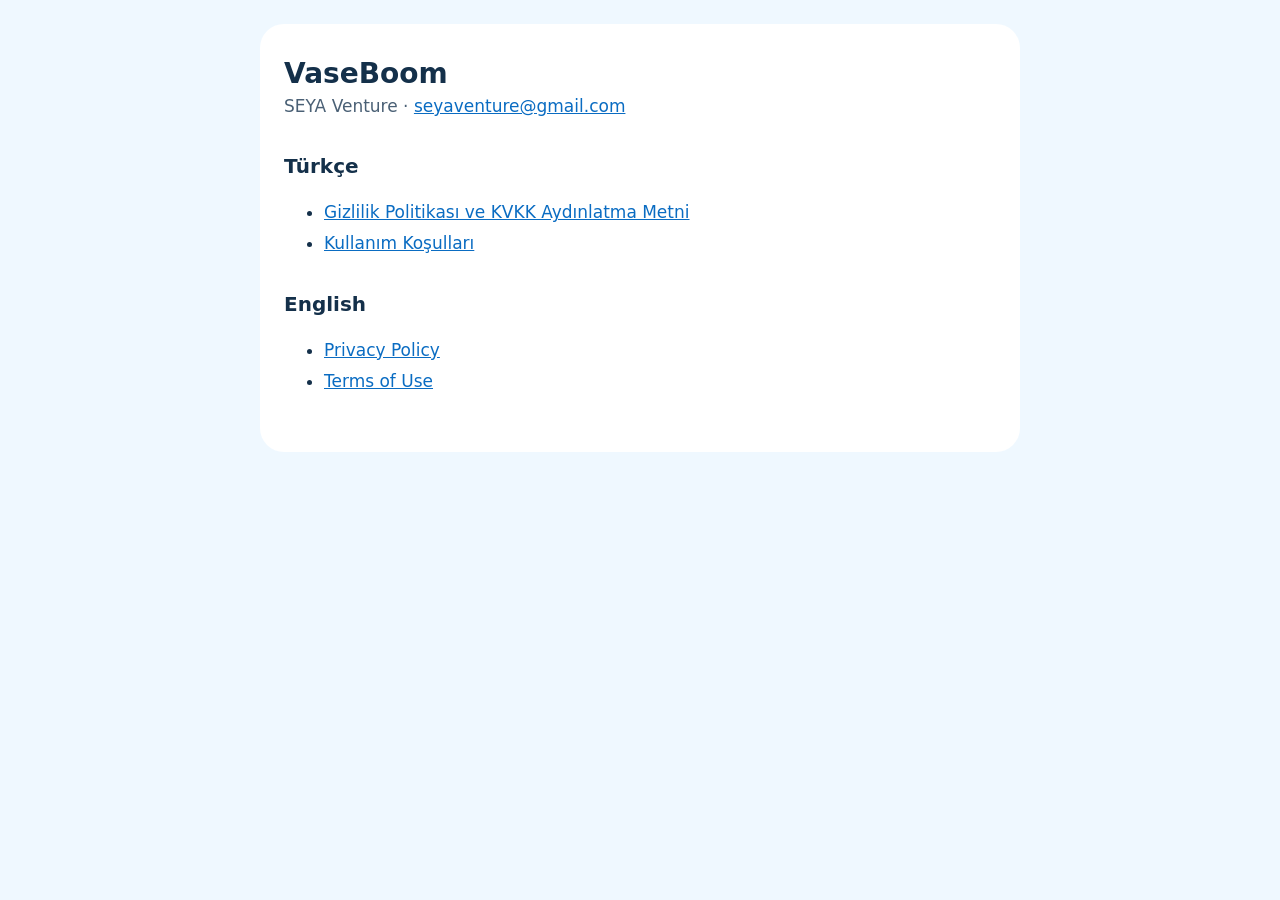
<file: legal/index.html>
<!doctype html>
<html lang="tr">
<head>
<meta charset="utf-8">
<meta name="viewport" content="width=device-width, initial-scale=1">
<title>VaseBoom · Yasal</title>
<link rel="stylesheet" href="style.css">
</head>
<body>
<main>
<h1>VaseBoom</h1>
<p class="meta">SEYA Venture · <a href="mailto:seyaventure@gmail.com">seyaventure@gmail.com</a></p>
<h2>Türkçe</h2>
<ul>
<li><a href="tr/gizlilik.html">Gizlilik Politikası ve KVKK Aydınlatma Metni</a></li>
<li><a href="tr/kosullar.html">Kullanım Koşulları</a></li>
</ul>
<h2>English</h2>
<ul>
<li><a href="en/gizlilik.html">Privacy Policy</a></li>
<li><a href="en/kosullar.html">Terms of Use</a></li>
</ul>
</main>
</body>
</html>
</file>
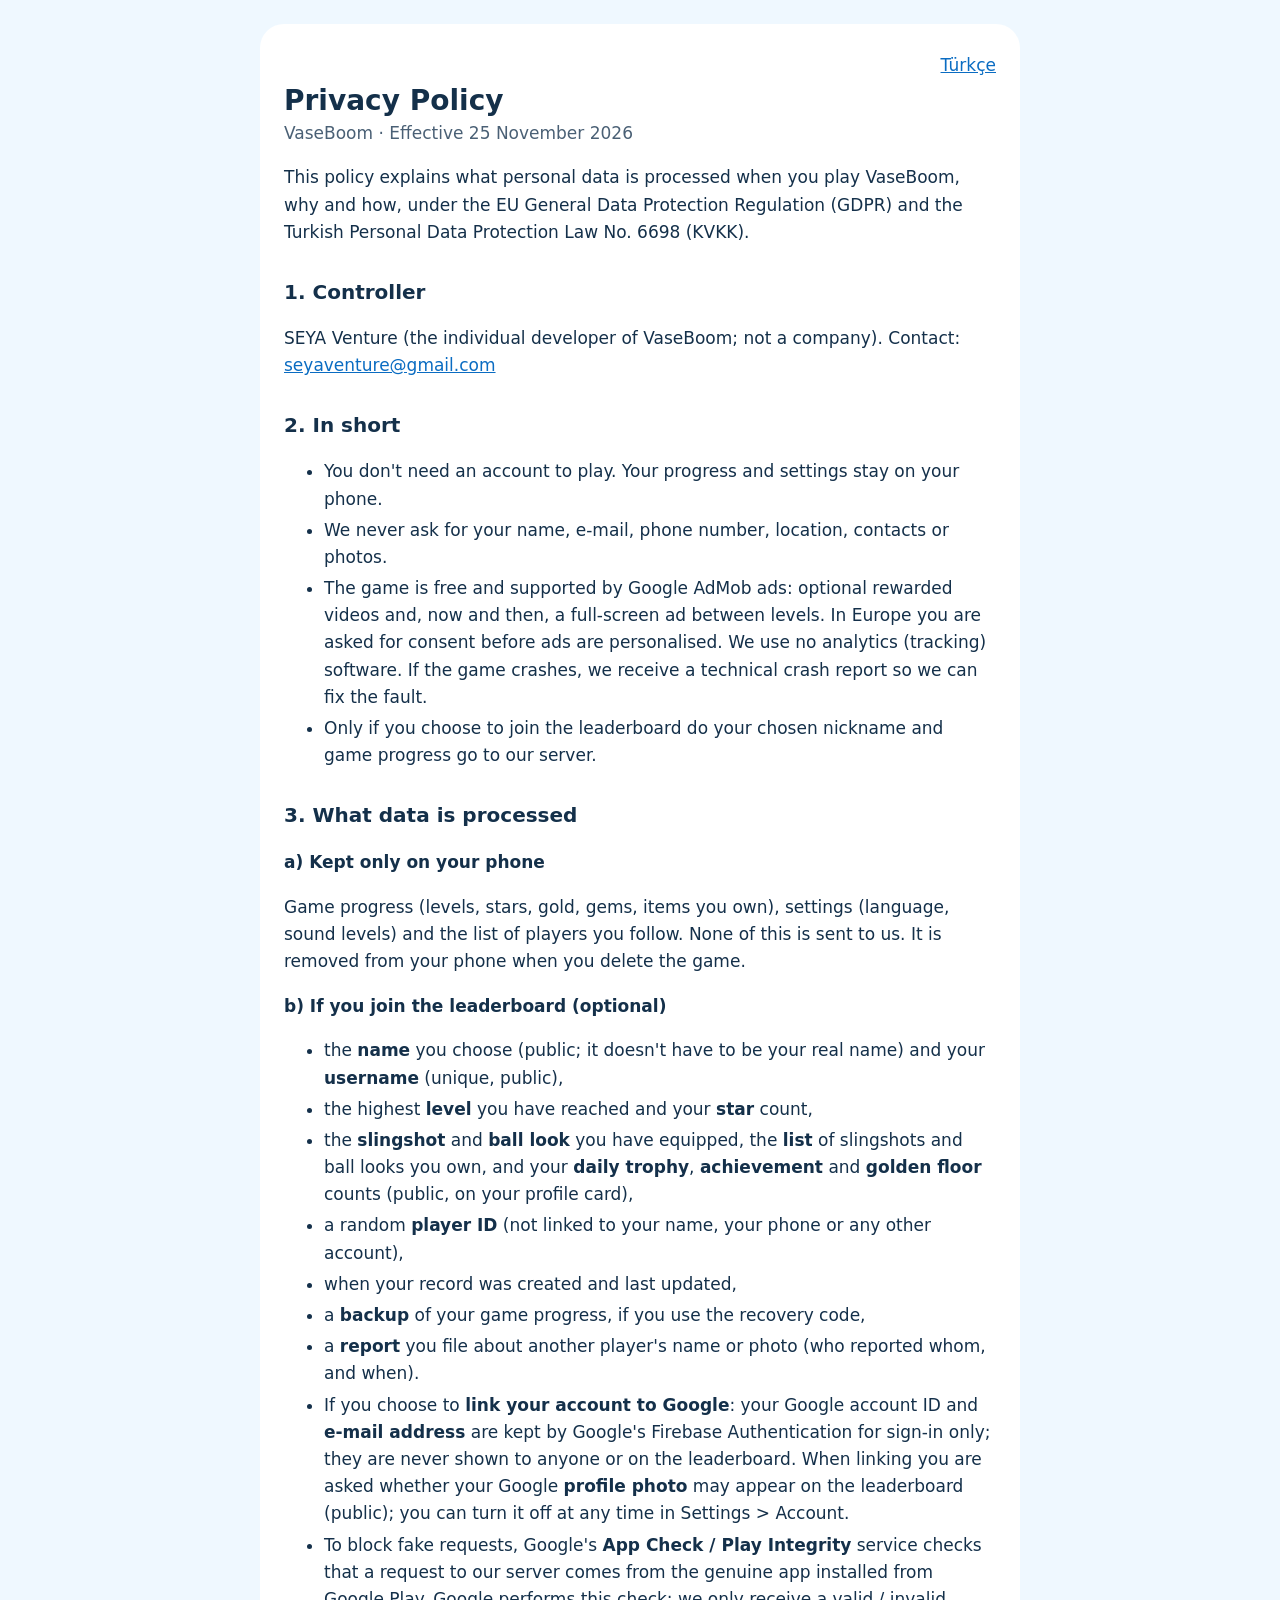
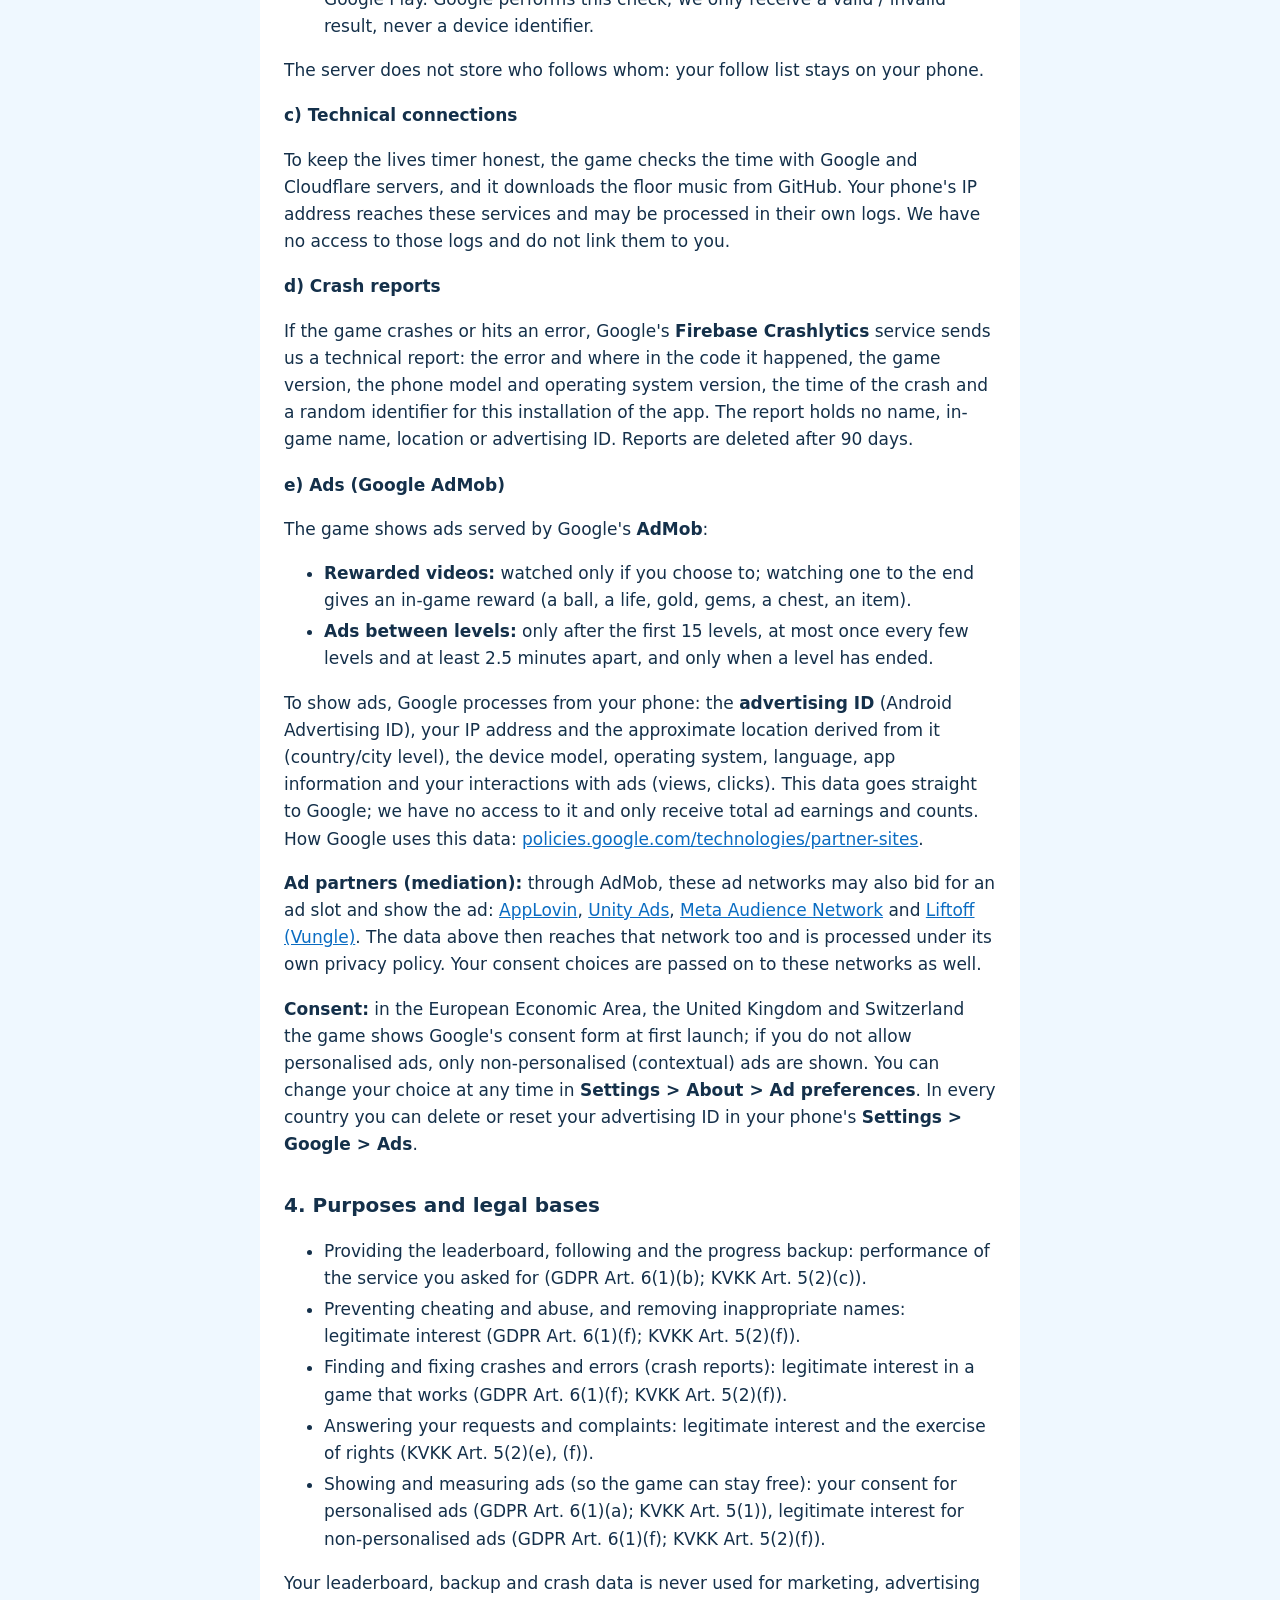
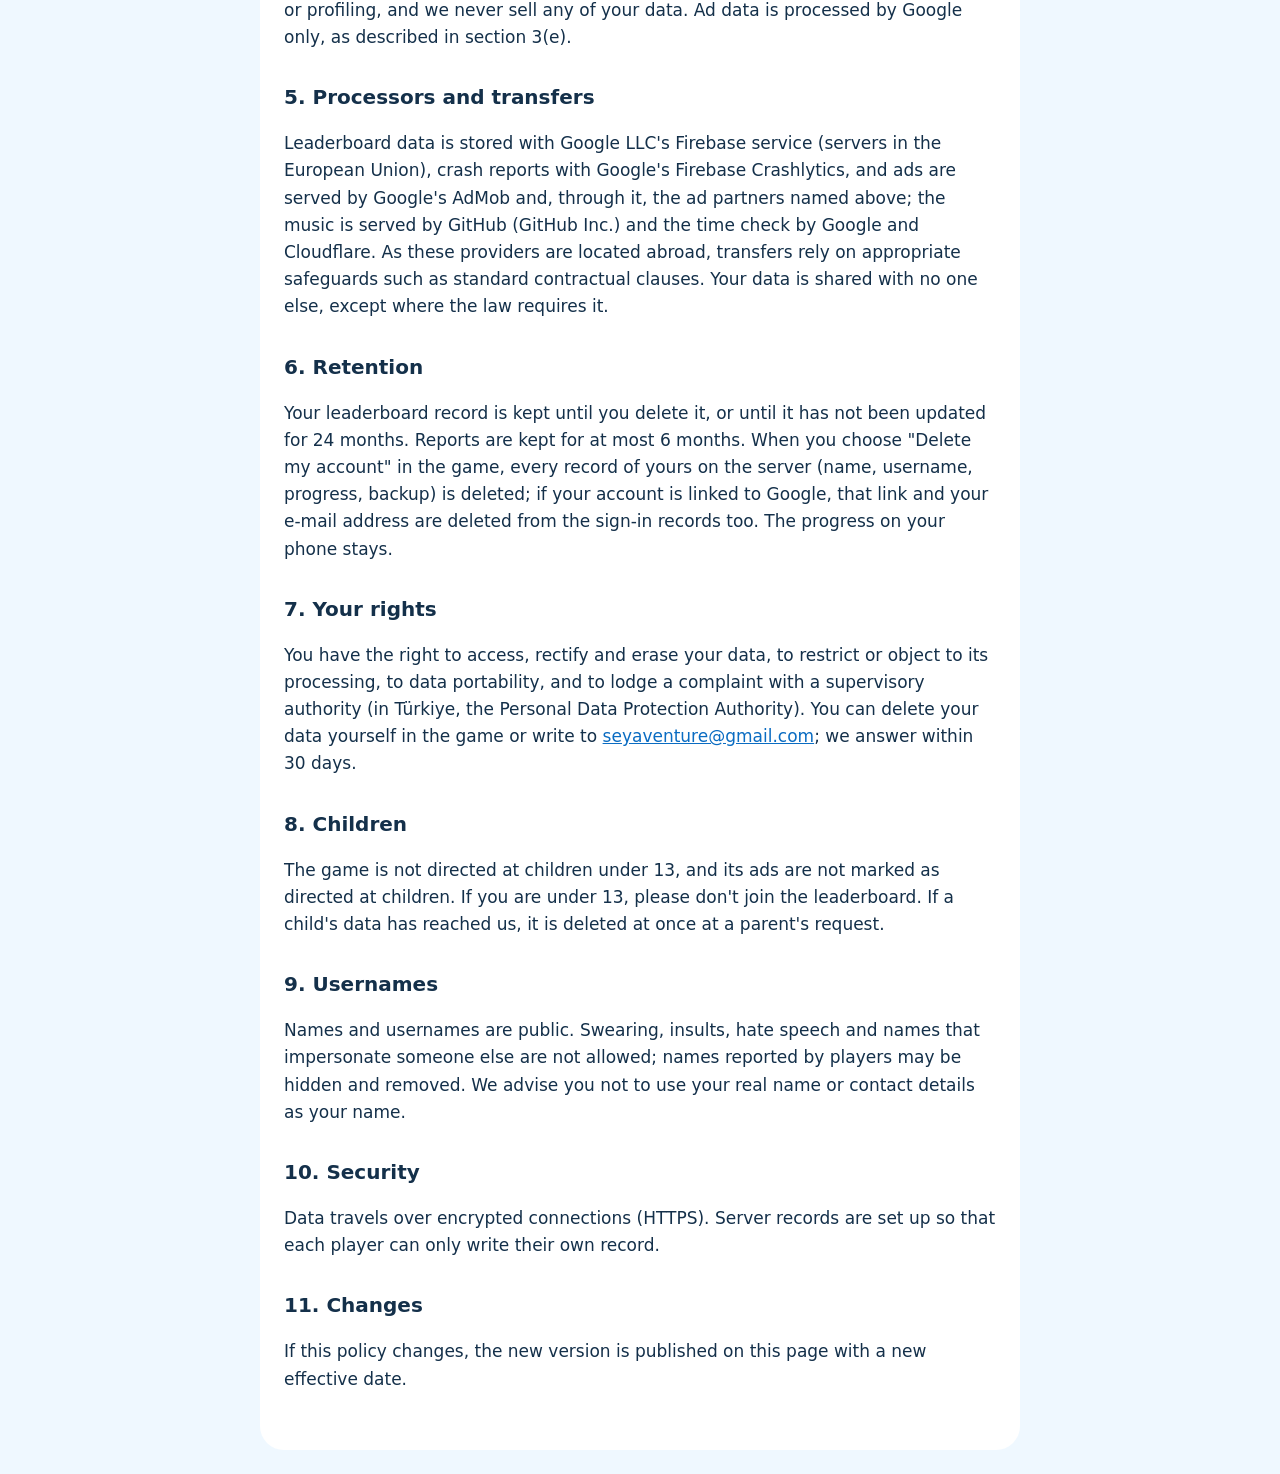
<file: legal/en/gizlilik.html>
<!doctype html>
<html lang="en">
<head>
<meta charset="utf-8">
<meta name="viewport" content="width=device-width, initial-scale=1">
<title>VaseBoom · Privacy Policy</title>
<link rel="stylesheet" href="../style.css">
</head>
<body>
<main>
<p class="lang"><a href="../tr/gizlilik.html">Türkçe</a></p>
<h1>Privacy Policy</h1>
<p class="meta">VaseBoom · Effective 25 November 2026</p>

<p>This policy explains what personal data is processed when you play VaseBoom, why and how, under the EU General Data Protection Regulation (GDPR) and the Turkish Personal Data Protection Law No. 6698 (KVKK).</p>

<h2>1. Controller</h2>
<p>SEYA Venture (the individual developer of VaseBoom; not a company). Contact: <a href="mailto:seyaventure@gmail.com">seyaventure@gmail.com</a></p>

<h2>2. In short</h2>
<ul>
<li>You don't need an account to play. Your progress and settings stay on your phone.</li>
<li>We never ask for your name, e-mail, phone number, location, contacts or photos.</li>
<li>The game is free and supported by Google AdMob ads: optional rewarded videos and, now and then, a full-screen ad between levels. In Europe you are asked for consent before ads are personalised. We use no analytics (tracking) software. If the game crashes, we receive a technical crash report so we can fix the fault.</li>
<li>Only if you choose to join the leaderboard do your chosen nickname and game progress go to our server.</li>
</ul>

<h2>3. What data is processed</h2>
<h3>a) Kept only on your phone</h3>
<p>Game progress (levels, stars, gold, gems, items you own), settings (language, sound levels) and the list of players you follow. None of this is sent to us. It is removed from your phone when you delete the game.</p>

<h3>b) If you join the leaderboard (optional)</h3>
<ul>
<li>the <b>name</b> you choose (public; it doesn't have to be your real name) and your <b>username</b> (unique, public),</li>
<li>the highest <b>level</b> you have reached and your <b>star</b> count,</li>
<li>the <b>slingshot</b> and <b>ball look</b> you have equipped, the <b>list</b> of slingshots and ball looks you own, and your <b>daily trophy</b>, <b>achievement</b> and <b>golden floor</b> counts (public, on your profile card),</li>
<li>a random <b>player ID</b> (not linked to your name, your phone or any other account),</li>
<li>when your record was created and last updated,</li>
<li>a <b>backup</b> of your game progress, if you use the recovery code,</li>
<li>a <b>report</b> you file about another player's name or photo (who reported whom, and when).</li>
<li>If you choose to <b>link your account to Google</b>: your Google account ID and <b>e-mail address</b> are kept by Google's Firebase Authentication for sign-in only; they are never shown to anyone or on the leaderboard. When linking you are asked whether your Google <b>profile photo</b> may appear on the leaderboard (public); you can turn it off at any time in Settings &gt; Account.</li>
<li>To block fake requests, Google's <b>App Check / Play Integrity</b> service checks that a request to our server comes from the genuine app installed from Google Play. Google performs this check; we only receive a valid / invalid result, never a device identifier.</li>
</ul>
<p>The server does not store who follows whom: your follow list stays on your phone.</p>

<h3>c) Technical connections</h3>
<p>To keep the lives timer honest, the game checks the time with Google and Cloudflare servers, and it downloads the floor music from GitHub. Your phone's IP address reaches these services and may be processed in their own logs. We have no access to those logs and do not link them to you.</p>

<h3>d) Crash reports</h3>
<p>If the game crashes or hits an error, Google's <b>Firebase Crashlytics</b> service sends us a technical report: the error and where in the code it happened, the game version, the phone model and operating system version, the time of the crash and a random identifier for this installation of the app. The report holds no name, in-game name, location or advertising ID. Reports are deleted after 90 days.</p>

<h3>e) Ads (Google AdMob)</h3>
<p>The game shows ads served by Google's <b>AdMob</b>:</p>
<ul>
<li><b>Rewarded videos:</b> watched only if you choose to; watching one to the end gives an in-game reward (a ball, a life, gold, gems, a chest, an item).</li>
<li><b>Ads between levels:</b> only after the first 15 levels, at most once every few levels and at least 2.5 minutes apart, and only when a level has ended.</li>
</ul>
<p>To show ads, Google processes from your phone: the <b>advertising ID</b> (Android Advertising ID), your IP address and the approximate location derived from it (country/city level), the device model, operating system, language, app information and your interactions with ads (views, clicks). This data goes straight to Google; we have no access to it and only receive total ad earnings and counts. How Google uses this data: <a href="https://policies.google.com/technologies/partner-sites">policies.google.com/technologies/partner-sites</a>.</p>
<p><b>Ad partners (mediation):</b> through AdMob, these ad networks may also bid for an ad slot and show the ad: <a href="https://www.applovin.com/privacy/">AppLovin</a>, <a href="https://unity.com/legal/game-player-and-app-user-privacy-policy">Unity Ads</a>, <a href="https://www.facebook.com/privacy/policy/">Meta Audience Network</a> and <a href="https://liftoff.io/privacy-policy/">Liftoff (Vungle)</a>. The data above then reaches that network too and is processed under its own privacy policy. Your consent choices are passed on to these networks as well.</p>
<p><b>Consent:</b> in the European Economic Area, the United Kingdom and Switzerland the game shows Google's consent form at first launch; if you do not allow personalised ads, only non-personalised (contextual) ads are shown. You can change your choice at any time in <b>Settings &gt; About &gt; Ad preferences</b>. In every country you can delete or reset your advertising ID in your phone's <b>Settings &gt; Google &gt; Ads</b>.</p>

<h2>4. Purposes and legal bases</h2>
<ul>
<li>Providing the leaderboard, following and the progress backup: performance of the service you asked for (GDPR Art. 6(1)(b); KVKK Art. 5(2)(c)).</li>
<li>Preventing cheating and abuse, and removing inappropriate names: legitimate interest (GDPR Art. 6(1)(f); KVKK Art. 5(2)(f)).</li>
<li>Finding and fixing crashes and errors (crash reports): legitimate interest in a game that works (GDPR Art. 6(1)(f); KVKK Art. 5(2)(f)).</li>
<li>Answering your requests and complaints: legitimate interest and the exercise of rights (KVKK Art. 5(2)(e), (f)).</li>
<li>Showing and measuring ads (so the game can stay free): your consent for personalised ads (GDPR Art. 6(1)(a); KVKK Art. 5(1)), legitimate interest for non-personalised ads (GDPR Art. 6(1)(f); KVKK Art. 5(2)(f)).</li>
</ul>
<p>Your leaderboard, backup and crash data is never used for marketing, advertising or profiling, and we never sell any of your data. Ad data is processed by Google only, as described in section 3(e).</p>

<h2>5. Processors and transfers</h2>
<p>Leaderboard data is stored with Google LLC's Firebase service (servers in the European Union), crash reports with Google's Firebase Crashlytics, and ads are served by Google's AdMob and, through it, the ad partners named above; the music is served by GitHub (GitHub Inc.) and the time check by Google and Cloudflare. As these providers are located abroad, transfers rely on appropriate safeguards such as standard contractual clauses. Your data is shared with no one else, except where the law requires it.</p>

<h2>6. Retention</h2>
<p>Your leaderboard record is kept until you delete it, or until it has not been updated for 24 months. Reports are kept for at most 6 months. When you choose "Delete my account" in the game, every record of yours on the server (name, username, progress, backup) is deleted; if your account is linked to Google, that link and your e-mail address are deleted from the sign-in records too. The progress on your phone stays.</p>

<h2 id="rights">7. Your rights</h2>
<p>You have the right to access, rectify and erase your data, to restrict or object to its processing, to data portability, and to lodge a complaint with a supervisory authority (in Türkiye, the Personal Data Protection Authority). You can delete your data yourself in the game or write to <a href="mailto:seyaventure@gmail.com">seyaventure@gmail.com</a>; we answer within 30 days.</p>

<h2>8. Children</h2>
<p>The game is not directed at children under 13, and its ads are not marked as directed at children. If you are under 13, please don't join the leaderboard. If a child's data has reached us, it is deleted at once at a parent's request.</p>

<h2>9. Usernames</h2>
<p>Names and usernames are public. Swearing, insults, hate speech and names that impersonate someone else are not allowed; names reported by players may be hidden and removed. We advise you not to use your real name or contact details as your name.</p>

<h2>10. Security</h2>
<p>Data travels over encrypted connections (HTTPS). Server records are set up so that each player can only write their own record.</p>

<h2>11. Changes</h2>
<p>If this policy changes, the new version is published on this page with a new effective date.</p>
</main>
</body>
</html>
</file>
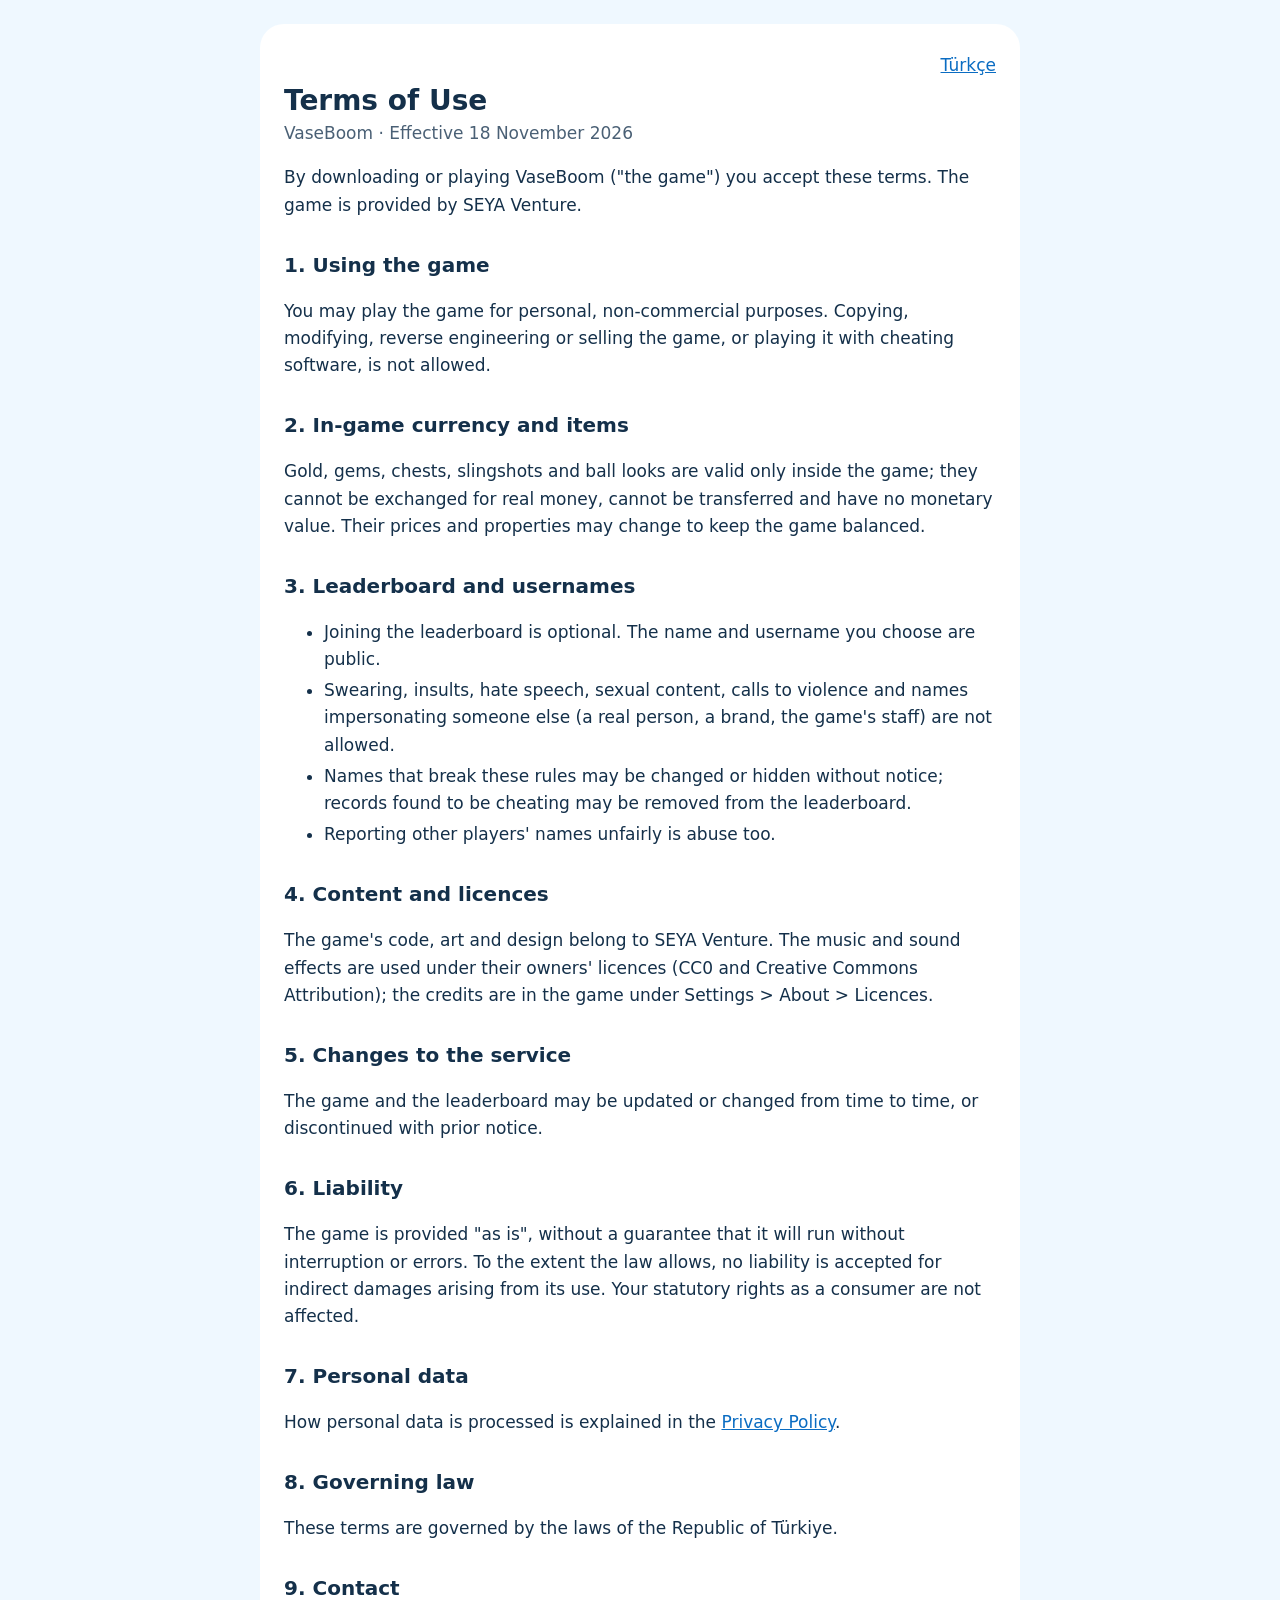
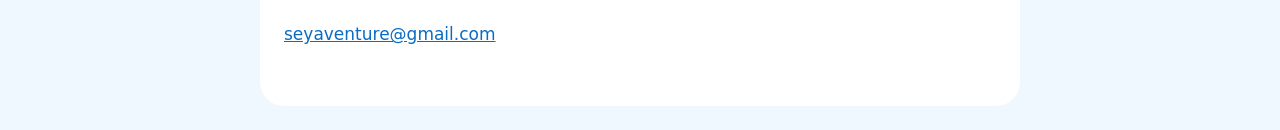
<file: legal/en/kosullar.html>
<!doctype html>
<html lang="en">
<head>
<meta charset="utf-8">
<meta name="viewport" content="width=device-width, initial-scale=1">
<title>VaseBoom · Terms of Use</title>
<link rel="stylesheet" href="../style.css">
</head>
<body>
<main>
<p class="lang"><a href="../tr/kosullar.html">Türkçe</a></p>
<h1>Terms of Use</h1>
<p class="meta">VaseBoom · Effective 18 November 2026</p>

<p>By downloading or playing VaseBoom ("the game") you accept these terms. The game is provided by SEYA Venture.</p>

<h2>1. Using the game</h2>
<p>You may play the game for personal, non-commercial purposes. Copying, modifying, reverse engineering or selling the game, or playing it with cheating software, is not allowed.</p>

<h2>2. In-game currency and items</h2>
<p>Gold, gems, chests, slingshots and ball looks are valid only inside the game; they cannot be exchanged for real money, cannot be transferred and have no monetary value. Their prices and properties may change to keep the game balanced.</p>

<h2>3. Leaderboard and usernames</h2>
<ul>
<li>Joining the leaderboard is optional. The name and username you choose are public.</li>
<li>Swearing, insults, hate speech, sexual content, calls to violence and names impersonating someone else (a real person, a brand, the game's staff) are not allowed.</li>
<li>Names that break these rules may be changed or hidden without notice; records found to be cheating may be removed from the leaderboard.</li>
<li>Reporting other players' names unfairly is abuse too.</li>
</ul>

<h2>4. Content and licences</h2>
<p>The game's code, art and design belong to SEYA Venture. The music and sound effects are used under their owners' licences (CC0 and Creative Commons Attribution); the credits are in the game under Settings &gt; About &gt; Licences.</p>

<h2>5. Changes to the service</h2>
<p>The game and the leaderboard may be updated or changed from time to time, or discontinued with prior notice.</p>

<h2>6. Liability</h2>
<p>The game is provided "as is", without a guarantee that it will run without interruption or errors. To the extent the law allows, no liability is accepted for indirect damages arising from its use. Your statutory rights as a consumer are not affected.</p>

<h2>7. Personal data</h2>
<p>How personal data is processed is explained in the <a href="gizlilik.html">Privacy Policy</a>.</p>

<h2>8. Governing law</h2>
<p>These terms are governed by the laws of the Republic of Türkiye.</p>

<h2>9. Contact</h2>
<p><a href="mailto:seyaventure@gmail.com">seyaventure@gmail.com</a></p>
</main>
</body>
</html>
</file>
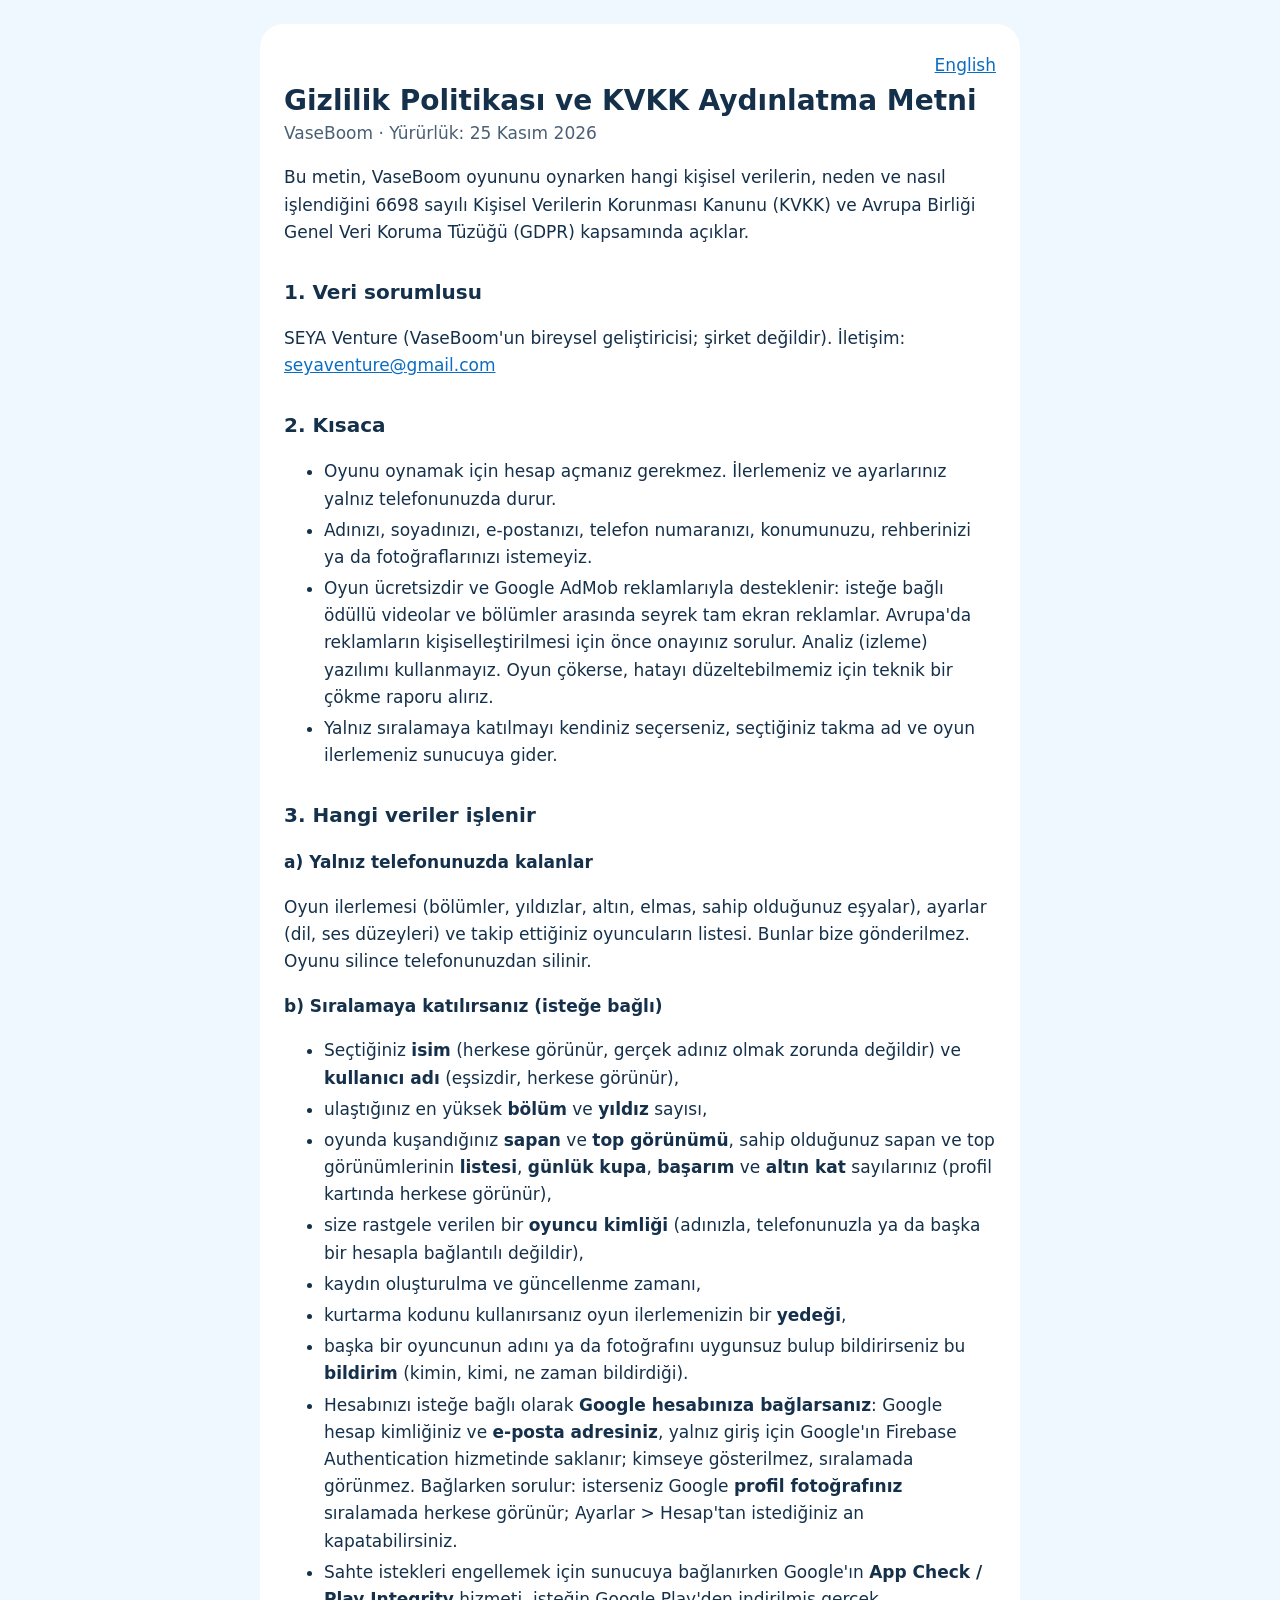
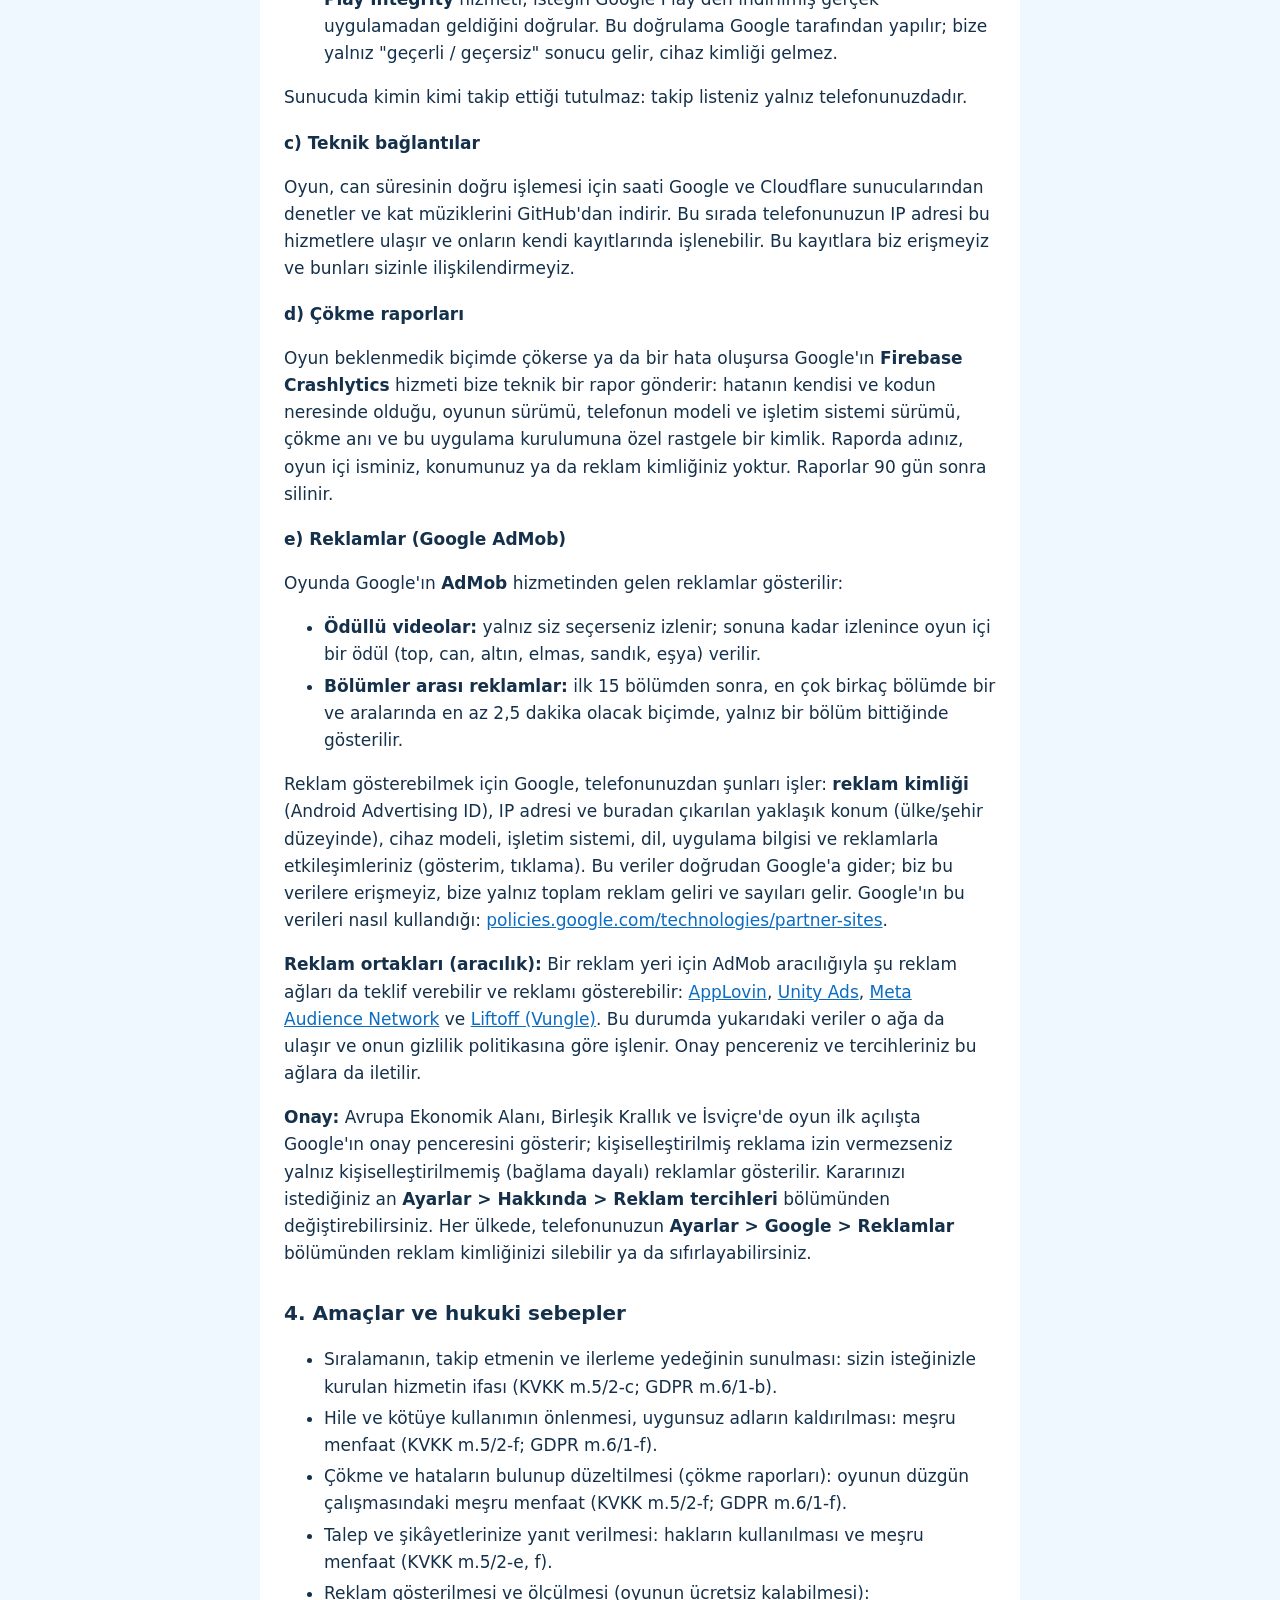
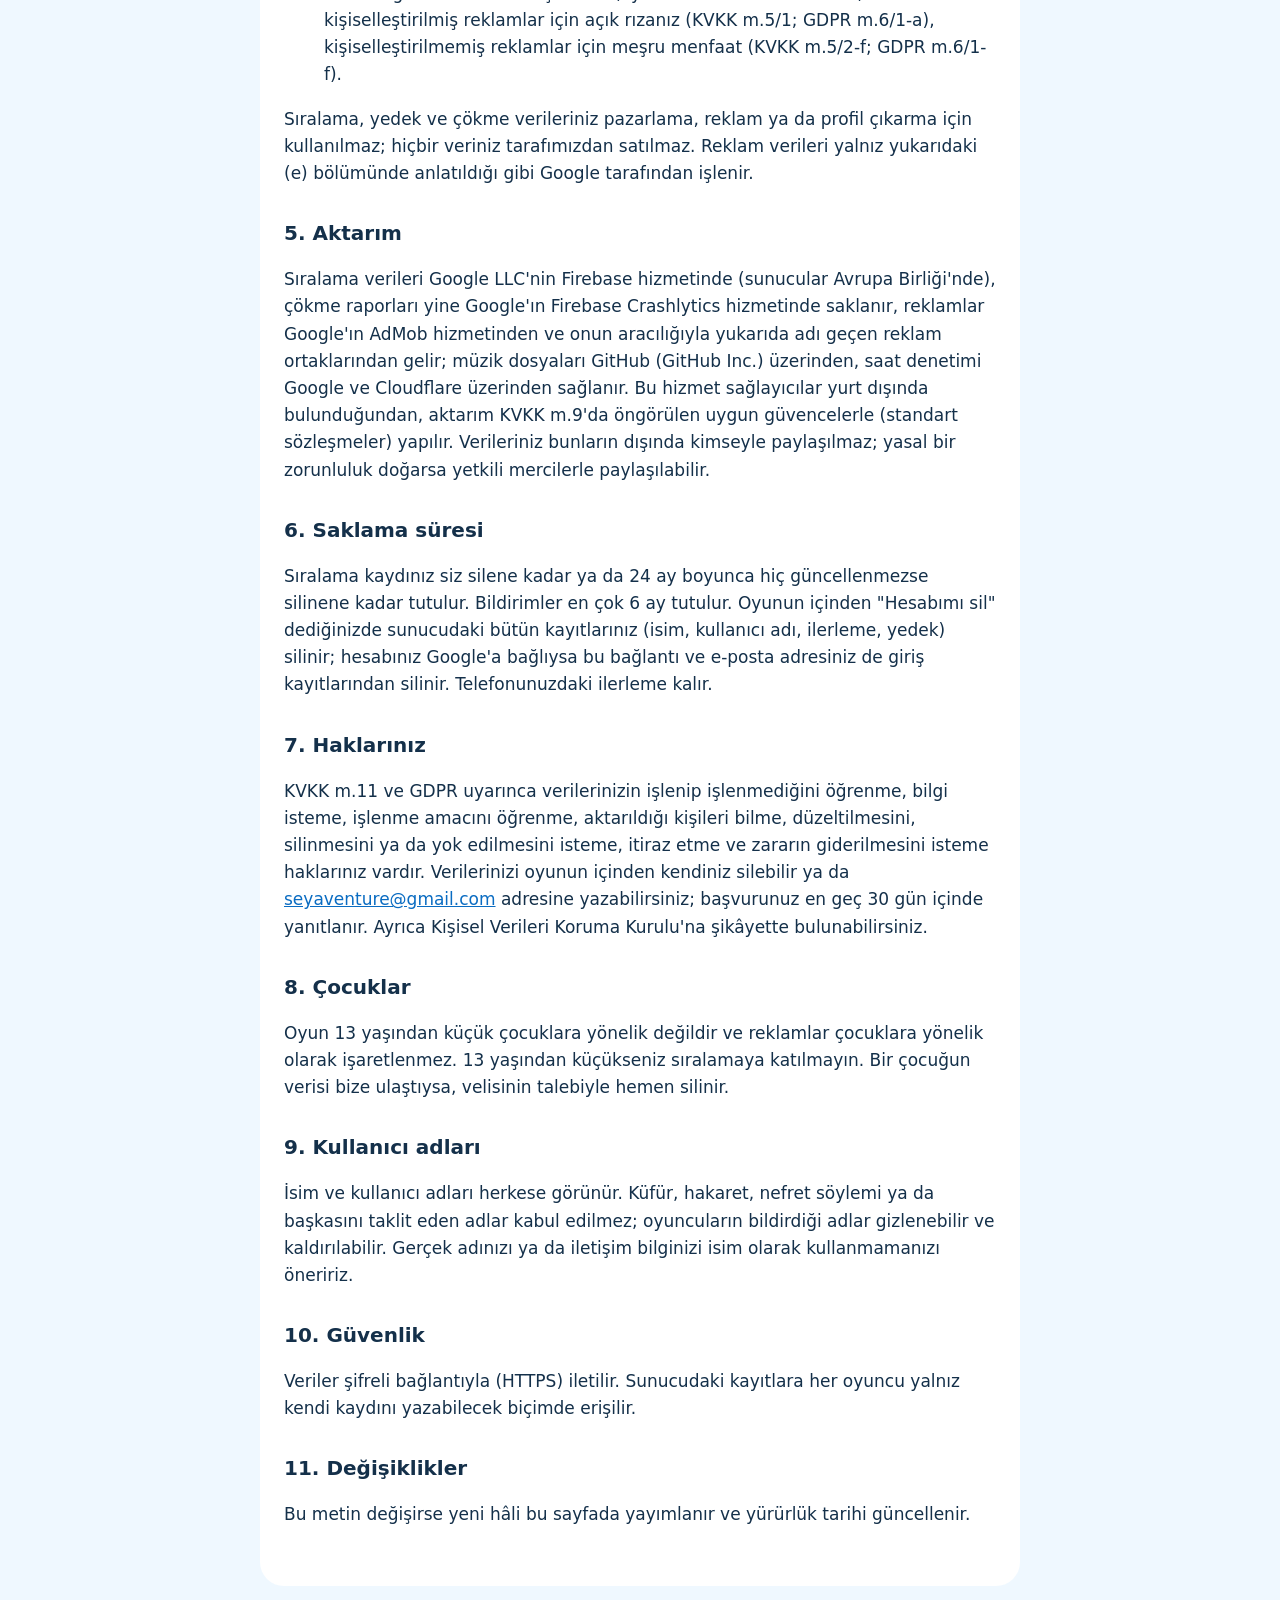
<file: legal/tr/gizlilik.html>
<!doctype html>
<html lang="tr">
<head>
<meta charset="utf-8">
<meta name="viewport" content="width=device-width, initial-scale=1">
<title>VaseBoom · Gizlilik Politikası</title>
<link rel="stylesheet" href="../style.css">
</head>
<body>
<main>
<p class="lang"><a href="../en/gizlilik.html">English</a></p>
<h1>Gizlilik Politikası ve KVKK Aydınlatma Metni</h1>
<p class="meta">VaseBoom · Yürürlük: 25 Kasım 2026</p>

<p>Bu metin, VaseBoom oyununu oynarken hangi kişisel verilerin, neden ve nasıl işlendiğini 6698 sayılı Kişisel Verilerin Korunması Kanunu (KVKK) ve Avrupa Birliği Genel Veri Koruma Tüzüğü (GDPR) kapsamında açıklar.</p>

<h2>1. Veri sorumlusu</h2>
<p>SEYA Venture (VaseBoom'un bireysel geliştiricisi; şirket değildir). İletişim: <a href="mailto:seyaventure@gmail.com">seyaventure@gmail.com</a></p>

<h2>2. Kısaca</h2>
<ul>
<li>Oyunu oynamak için hesap açmanız gerekmez. İlerlemeniz ve ayarlarınız yalnız telefonunuzda durur.</li>
<li>Adınızı, soyadınızı, e-postanızı, telefon numaranızı, konumunuzu, rehberinizi ya da fotoğraflarınızı istemeyiz.</li>
<li>Oyun ücretsizdir ve Google AdMob reklamlarıyla desteklenir: isteğe bağlı ödüllü videolar ve bölümler arasında seyrek tam ekran reklamlar. Avrupa'da reklamların kişiselleştirilmesi için önce onayınız sorulur. Analiz (izleme) yazılımı kullanmayız. Oyun çökerse, hatayı düzeltebilmemiz için teknik bir çökme raporu alırız.</li>
<li>Yalnız sıralamaya katılmayı kendiniz seçerseniz, seçtiğiniz takma ad ve oyun ilerlemeniz sunucuya gider.</li>
</ul>

<h2>3. Hangi veriler işlenir</h2>
<h3>a) Yalnız telefonunuzda kalanlar</h3>
<p>Oyun ilerlemesi (bölümler, yıldızlar, altın, elmas, sahip olduğunuz eşyalar), ayarlar (dil, ses düzeyleri) ve takip ettiğiniz oyuncuların listesi. Bunlar bize gönderilmez. Oyunu silince telefonunuzdan silinir.</p>

<h3>b) Sıralamaya katılırsanız (isteğe bağlı)</h3>
<ul>
<li>Seçtiğiniz <b>isim</b> (herkese görünür, gerçek adınız olmak zorunda değildir) ve <b>kullanıcı adı</b> (eşsizdir, herkese görünür),</li>
<li>ulaştığınız en yüksek <b>bölüm</b> ve <b>yıldız</b> sayısı,</li>
<li>oyunda kuşandığınız <b>sapan</b> ve <b>top görünümü</b>, sahip olduğunuz sapan ve top görünümlerinin <b>listesi</b>, <b>günlük kupa</b>, <b>başarım</b> ve <b>altın kat</b> sayılarınız (profil kartında herkese görünür),</li>
<li>size rastgele verilen bir <b>oyuncu kimliği</b> (adınızla, telefonunuzla ya da başka bir hesapla bağlantılı değildir),</li>
<li>kaydın oluşturulma ve güncellenme zamanı,</li>
<li>kurtarma kodunu kullanırsanız oyun ilerlemenizin bir <b>yedeği</b>,</li>
<li>başka bir oyuncunun adını ya da fotoğrafını uygunsuz bulup bildirirseniz bu <b>bildirim</b> (kimin, kimi, ne zaman bildirdiği).</li>
<li>Hesabınızı isteğe bağlı olarak <b>Google hesabınıza bağlarsanız</b>: Google hesap kimliğiniz ve <b>e-posta adresiniz</b>, yalnız giriş için Google'ın Firebase Authentication hizmetinde saklanır; kimseye gösterilmez, sıralamada görünmez. Bağlarken sorulur: isterseniz Google <b>profil fotoğrafınız</b> sıralamada herkese görünür; Ayarlar &gt; Hesap'tan istediğiniz an kapatabilirsiniz.</li>
<li>Sahte istekleri engellemek için sunucuya bağlanırken Google'ın <b>App Check / Play Integrity</b> hizmeti, isteğin Google Play'den indirilmiş gerçek uygulamadan geldiğini doğrular. Bu doğrulama Google tarafından yapılır; bize yalnız "geçerli / geçersiz" sonucu gelir, cihaz kimliği gelmez.</li>
</ul>
<p>Sunucuda kimin kimi takip ettiği tutulmaz: takip listeniz yalnız telefonunuzdadır.</p>

<h3>c) Teknik bağlantılar</h3>
<p>Oyun, can süresinin doğru işlemesi için saati Google ve Cloudflare sunucularından denetler ve kat müziklerini GitHub'dan indirir. Bu sırada telefonunuzun IP adresi bu hizmetlere ulaşır ve onların kendi kayıtlarında işlenebilir. Bu kayıtlara biz erişmeyiz ve bunları sizinle ilişkilendirmeyiz.</p>

<h3>d) Çökme raporları</h3>
<p>Oyun beklenmedik biçimde çökerse ya da bir hata oluşursa Google'ın <b>Firebase Crashlytics</b> hizmeti bize teknik bir rapor gönderir: hatanın kendisi ve kodun neresinde olduğu, oyunun sürümü, telefonun modeli ve işletim sistemi sürümü, çökme anı ve bu uygulama kurulumuna özel rastgele bir kimlik. Raporda adınız, oyun içi isminiz, konumunuz ya da reklam kimliğiniz yoktur. Raporlar 90 gün sonra silinir.</p>

<h3>e) Reklamlar (Google AdMob)</h3>
<p>Oyunda Google'ın <b>AdMob</b> hizmetinden gelen reklamlar gösterilir:</p>
<ul>
<li><b>Ödüllü videolar:</b> yalnız siz seçerseniz izlenir; sonuna kadar izlenince oyun içi bir ödül (top, can, altın, elmas, sandık, eşya) verilir.</li>
<li><b>Bölümler arası reklamlar:</b> ilk 15 bölümden sonra, en çok birkaç bölümde bir ve aralarında en az 2,5 dakika olacak biçimde, yalnız bir bölüm bittiğinde gösterilir.</li>
</ul>
<p>Reklam gösterebilmek için Google, telefonunuzdan şunları işler: <b>reklam kimliği</b> (Android Advertising ID), IP adresi ve buradan çıkarılan yaklaşık konum (ülke/şehir düzeyinde), cihaz modeli, işletim sistemi, dil, uygulama bilgisi ve reklamlarla etkileşimleriniz (gösterim, tıklama). Bu veriler doğrudan Google'a gider; biz bu verilere erişmeyiz, bize yalnız toplam reklam geliri ve sayıları gelir. Google'ın bu verileri nasıl kullandığı: <a href="https://policies.google.com/technologies/partner-sites?hl=tr">policies.google.com/technologies/partner-sites</a>.</p>
<p><b>Reklam ortakları (aracılık):</b> Bir reklam yeri için AdMob aracılığıyla şu reklam ağları da teklif verebilir ve reklamı gösterebilir: <a href="https://www.applovin.com/privacy/">AppLovin</a>, <a href="https://unity.com/legal/game-player-and-app-user-privacy-policy">Unity Ads</a>, <a href="https://www.facebook.com/privacy/policy/">Meta Audience Network</a> ve <a href="https://liftoff.io/privacy-policy/">Liftoff (Vungle)</a>. Bu durumda yukarıdaki veriler o ağa da ulaşır ve onun gizlilik politikasına göre işlenir. Onay pencereniz ve tercihleriniz bu ağlara da iletilir.</p>
<p><b>Onay:</b> Avrupa Ekonomik Alanı, Birleşik Krallık ve İsviçre'de oyun ilk açılışta Google'ın onay penceresini gösterir; kişiselleştirilmiş reklama izin vermezseniz yalnız kişiselleştirilmemiş (bağlama dayalı) reklamlar gösterilir. Kararınızı istediğiniz an <b>Ayarlar &gt; Hakkında &gt; Reklam tercihleri</b> bölümünden değiştirebilirsiniz. Her ülkede, telefonunuzun <b>Ayarlar &gt; Google &gt; Reklamlar</b> bölümünden reklam kimliğinizi silebilir ya da sıfırlayabilirsiniz.</p>

<h2>4. Amaçlar ve hukuki sebepler</h2>
<ul>
<li>Sıralamanın, takip etmenin ve ilerleme yedeğinin sunulması: sizin isteğinizle kurulan hizmetin ifası (KVKK m.5/2-c; GDPR m.6/1-b).</li>
<li>Hile ve kötüye kullanımın önlenmesi, uygunsuz adların kaldırılması: meşru menfaat (KVKK m.5/2-f; GDPR m.6/1-f).</li>
<li>Çökme ve hataların bulunup düzeltilmesi (çökme raporları): oyunun düzgün çalışmasındaki meşru menfaat (KVKK m.5/2-f; GDPR m.6/1-f).</li>
<li>Talep ve şikâyetlerinize yanıt verilmesi: hakların kullanılması ve meşru menfaat (KVKK m.5/2-e, f).</li>
<li>Reklam gösterilmesi ve ölçülmesi (oyunun ücretsiz kalabilmesi): kişiselleştirilmiş reklamlar için açık rızanız (KVKK m.5/1; GDPR m.6/1-a), kişiselleştirilmemiş reklamlar için meşru menfaat (KVKK m.5/2-f; GDPR m.6/1-f).</li>
</ul>
<p>Sıralama, yedek ve çökme verileriniz pazarlama, reklam ya da profil çıkarma için kullanılmaz; hiçbir veriniz tarafımızdan satılmaz. Reklam verileri yalnız yukarıdaki (e) bölümünde anlatıldığı gibi Google tarafından işlenir.</p>

<h2>5. Aktarım</h2>
<p>Sıralama verileri Google LLC'nin Firebase hizmetinde (sunucular Avrupa Birliği'nde), çökme raporları yine Google'ın Firebase Crashlytics hizmetinde saklanır, reklamlar Google'ın AdMob hizmetinden ve onun aracılığıyla yukarıda adı geçen reklam ortaklarından gelir; müzik dosyaları GitHub (GitHub Inc.) üzerinden, saat denetimi Google ve Cloudflare üzerinden sağlanır. Bu hizmet sağlayıcılar yurt dışında bulunduğundan, aktarım KVKK m.9'da öngörülen uygun güvencelerle (standart sözleşmeler) yapılır. Verileriniz bunların dışında kimseyle paylaşılmaz; yasal bir zorunluluk doğarsa yetkili mercilerle paylaşılabilir.</p>

<h2>6. Saklama süresi</h2>
<p>Sıralama kaydınız siz silene kadar ya da 24 ay boyunca hiç güncellenmezse silinene kadar tutulur. Bildirimler en çok 6 ay tutulur. Oyunun içinden "Hesabımı sil" dediğinizde sunucudaki bütün kayıtlarınız (isim, kullanıcı adı, ilerleme, yedek) silinir; hesabınız Google'a bağlıysa bu bağlantı ve e-posta adresiniz de giriş kayıtlarından silinir. Telefonunuzdaki ilerleme kalır.</p>

<h2 id="rights">7. Haklarınız</h2>
<p>KVKK m.11 ve GDPR uyarınca verilerinizin işlenip işlenmediğini öğrenme, bilgi isteme, işlenme amacını öğrenme, aktarıldığı kişileri bilme, düzeltilmesini, silinmesini ya da yok edilmesini isteme, itiraz etme ve zararın giderilmesini isteme haklarınız vardır. Verilerinizi oyunun içinden kendiniz silebilir ya da <a href="mailto:seyaventure@gmail.com">seyaventure@gmail.com</a> adresine yazabilirsiniz; başvurunuz en geç 30 gün içinde yanıtlanır. Ayrıca Kişisel Verileri Koruma Kurulu'na şikâyette bulunabilirsiniz.</p>

<h2>8. Çocuklar</h2>
<p>Oyun 13 yaşından küçük çocuklara yönelik değildir ve reklamlar çocuklara yönelik olarak işaretlenmez. 13 yaşından küçükseniz sıralamaya katılmayın. Bir çocuğun verisi bize ulaştıysa, velisinin talebiyle hemen silinir.</p>

<h2>9. Kullanıcı adları</h2>
<p>İsim ve kullanıcı adları herkese görünür. Küfür, hakaret, nefret söylemi ya da başkasını taklit eden adlar kabul edilmez; oyuncuların bildirdiği adlar gizlenebilir ve kaldırılabilir. Gerçek adınızı ya da iletişim bilginizi isim olarak kullanmamanızı öneririz.</p>

<h2>10. Güvenlik</h2>
<p>Veriler şifreli bağlantıyla (HTTPS) iletilir. Sunucudaki kayıtlara her oyuncu yalnız kendi kaydını yazabilecek biçimde erişilir.</p>

<h2>11. Değişiklikler</h2>
<p>Bu metin değişirse yeni hâli bu sayfada yayımlanır ve yürürlük tarihi güncellenir.</p>
</main>
</body>
</html>
</file>
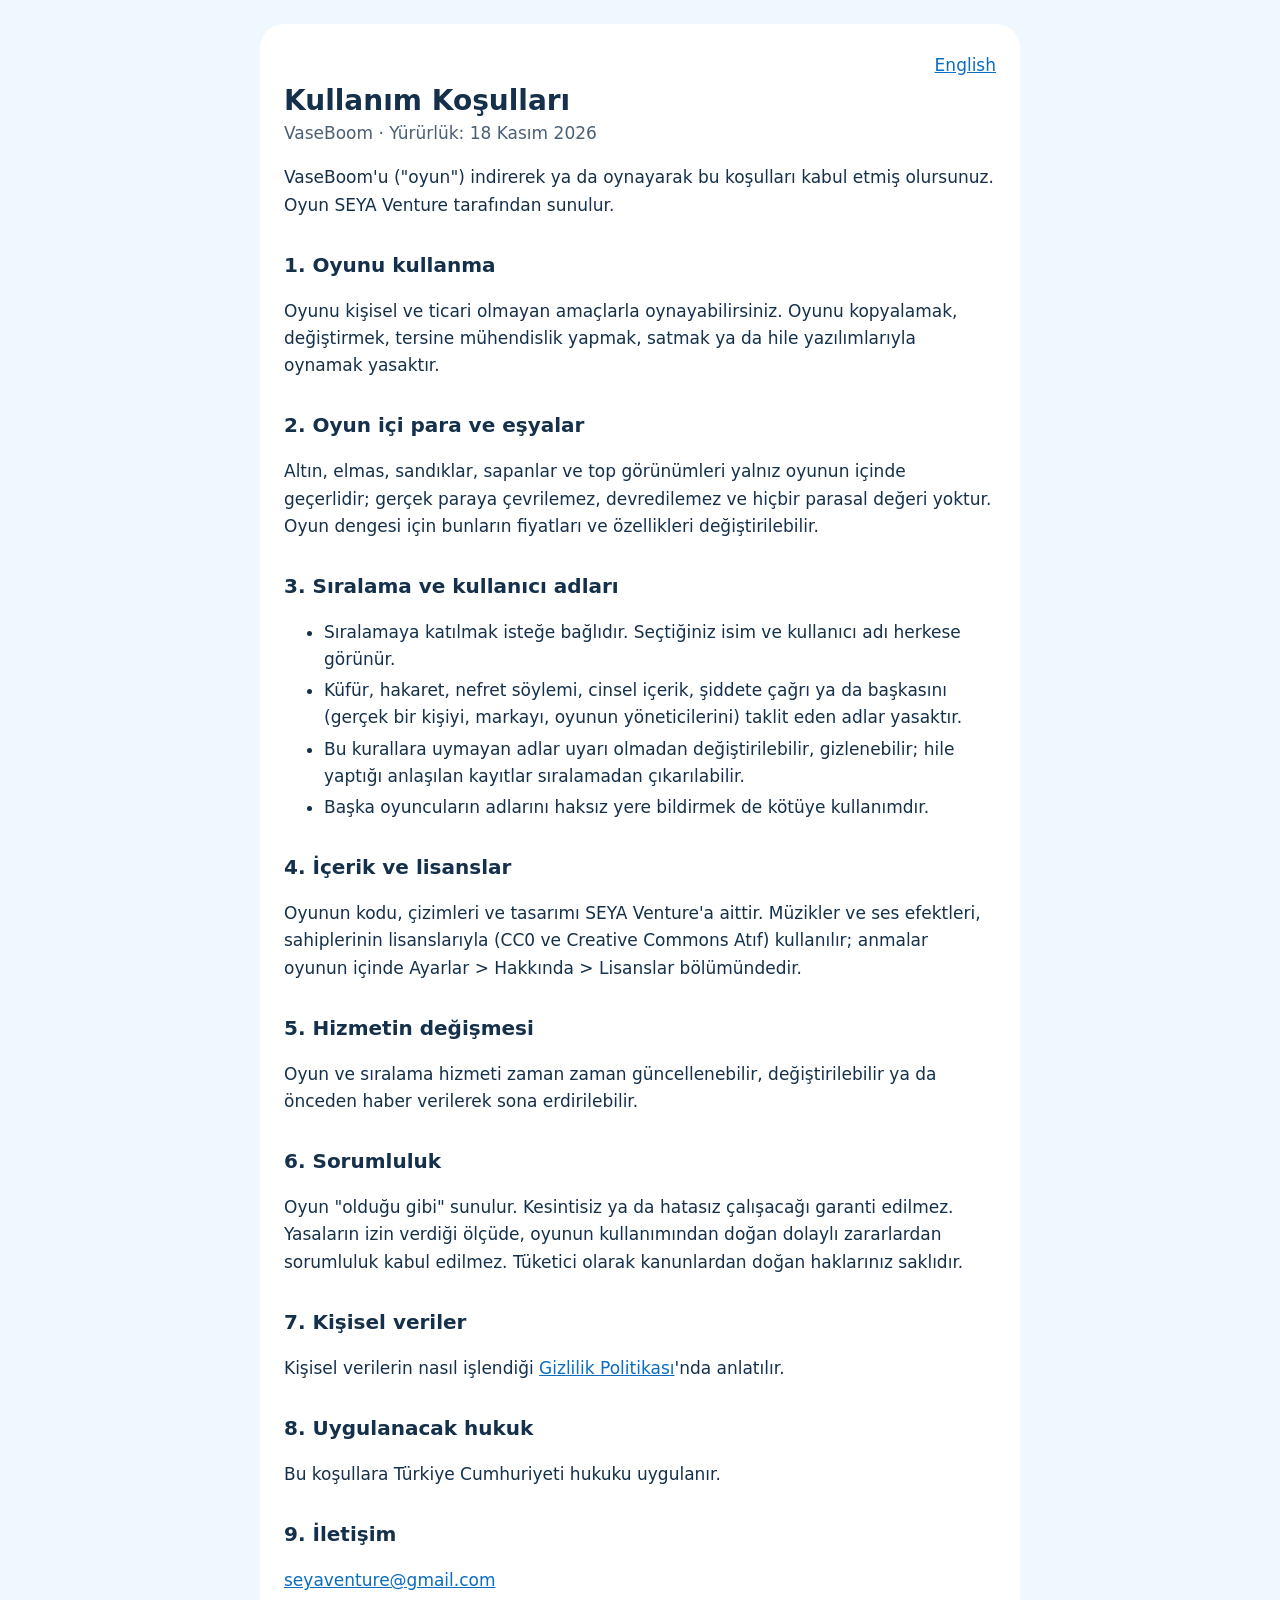
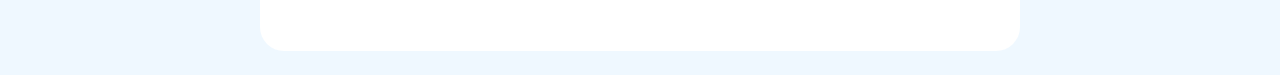
<file: legal/tr/kosullar.html>
<!doctype html>
<html lang="tr">
<head>
<meta charset="utf-8">
<meta name="viewport" content="width=device-width, initial-scale=1">
<title>VaseBoom · Kullanım Koşulları</title>
<link rel="stylesheet" href="../style.css">
</head>
<body>
<main>
<p class="lang"><a href="../en/kosullar.html">English</a></p>
<h1>Kullanım Koşulları</h1>
<p class="meta">VaseBoom · Yürürlük: 18 Kasım 2026</p>

<p>VaseBoom'u ("oyun") indirerek ya da oynayarak bu koşulları kabul etmiş olursunuz. Oyun SEYA Venture tarafından sunulur.</p>

<h2>1. Oyunu kullanma</h2>
<p>Oyunu kişisel ve ticari olmayan amaçlarla oynayabilirsiniz. Oyunu kopyalamak, değiştirmek, tersine mühendislik yapmak, satmak ya da hile yazılımlarıyla oynamak yasaktır.</p>

<h2>2. Oyun içi para ve eşyalar</h2>
<p>Altın, elmas, sandıklar, sapanlar ve top görünümleri yalnız oyunun içinde geçerlidir; gerçek paraya çevrilemez, devredilemez ve hiçbir parasal değeri yoktur. Oyun dengesi için bunların fiyatları ve özellikleri değiştirilebilir.</p>

<h2>3. Sıralama ve kullanıcı adları</h2>
<ul>
<li>Sıralamaya katılmak isteğe bağlıdır. Seçtiğiniz isim ve kullanıcı adı herkese görünür.</li>
<li>Küfür, hakaret, nefret söylemi, cinsel içerik, şiddete çağrı ya da başkasını (gerçek bir kişiyi, markayı, oyunun yöneticilerini) taklit eden adlar yasaktır.</li>
<li>Bu kurallara uymayan adlar uyarı olmadan değiştirilebilir, gizlenebilir; hile yaptığı anlaşılan kayıtlar sıralamadan çıkarılabilir.</li>
<li>Başka oyuncuların adlarını haksız yere bildirmek de kötüye kullanımdır.</li>
</ul>

<h2>4. İçerik ve lisanslar</h2>
<p>Oyunun kodu, çizimleri ve tasarımı SEYA Venture'a aittir. Müzikler ve ses efektleri, sahiplerinin lisanslarıyla (CC0 ve Creative Commons Atıf) kullanılır; anmalar oyunun içinde Ayarlar &gt; Hakkında &gt; Lisanslar bölümündedir.</p>

<h2>5. Hizmetin değişmesi</h2>
<p>Oyun ve sıralama hizmeti zaman zaman güncellenebilir, değiştirilebilir ya da önceden haber verilerek sona erdirilebilir.</p>

<h2>6. Sorumluluk</h2>
<p>Oyun "olduğu gibi" sunulur. Kesintisiz ya da hatasız çalışacağı garanti edilmez. Yasaların izin verdiği ölçüde, oyunun kullanımından doğan dolaylı zararlardan sorumluluk kabul edilmez. Tüketici olarak kanunlardan doğan haklarınız saklıdır.</p>

<h2>7. Kişisel veriler</h2>
<p>Kişisel verilerin nasıl işlendiği <a href="gizlilik.html">Gizlilik Politikası</a>'nda anlatılır.</p>

<h2>8. Uygulanacak hukuk</h2>
<p>Bu koşullara Türkiye Cumhuriyeti hukuku uygulanır.</p>

<h2>9. İletişim</h2>
<p><a href="mailto:seyaventure@gmail.com">seyaventure@gmail.com</a></p>
</main>
</body>
</html>
</file>
<file: legal/style.css>
:root { --ink: #14304a; --soft: #4a6075; --accent: #0a6cc2; --bg: #eff8ff; --card: #ffffff; }
@media (prefers-color-scheme: dark) {
  :root { --ink: #e8f1fa; --soft: #a9bccd; --accent: #6cb8ff; --bg: #0f1d2b; --card: #16293b; }
}
* { box-sizing: border-box; }
body { margin: 0; background: var(--bg); color: var(--ink); font: 17px/1.6 system-ui, -apple-system, "Segoe UI", Roboto, sans-serif; }
main { max-width: 760px; margin: 24px auto; padding: 28px 24px 40px; background: var(--card); border-radius: 24px; }
h1 { font-size: 28px; line-height: 1.25; margin: 4px 0 2px; }
h2 { font-size: 20px; margin-top: 30px; }
h3 { font-size: 17px; margin-top: 18px; }
.meta { color: var(--soft); margin-top: 0; }
.lang { text-align: right; margin: 0; }
a { color: var(--accent); }
li { margin: 4px 0; }
@media (max-width: 600px) { main { margin: 0; border-radius: 0; padding: 20px 16px 32px; } }
</file>
